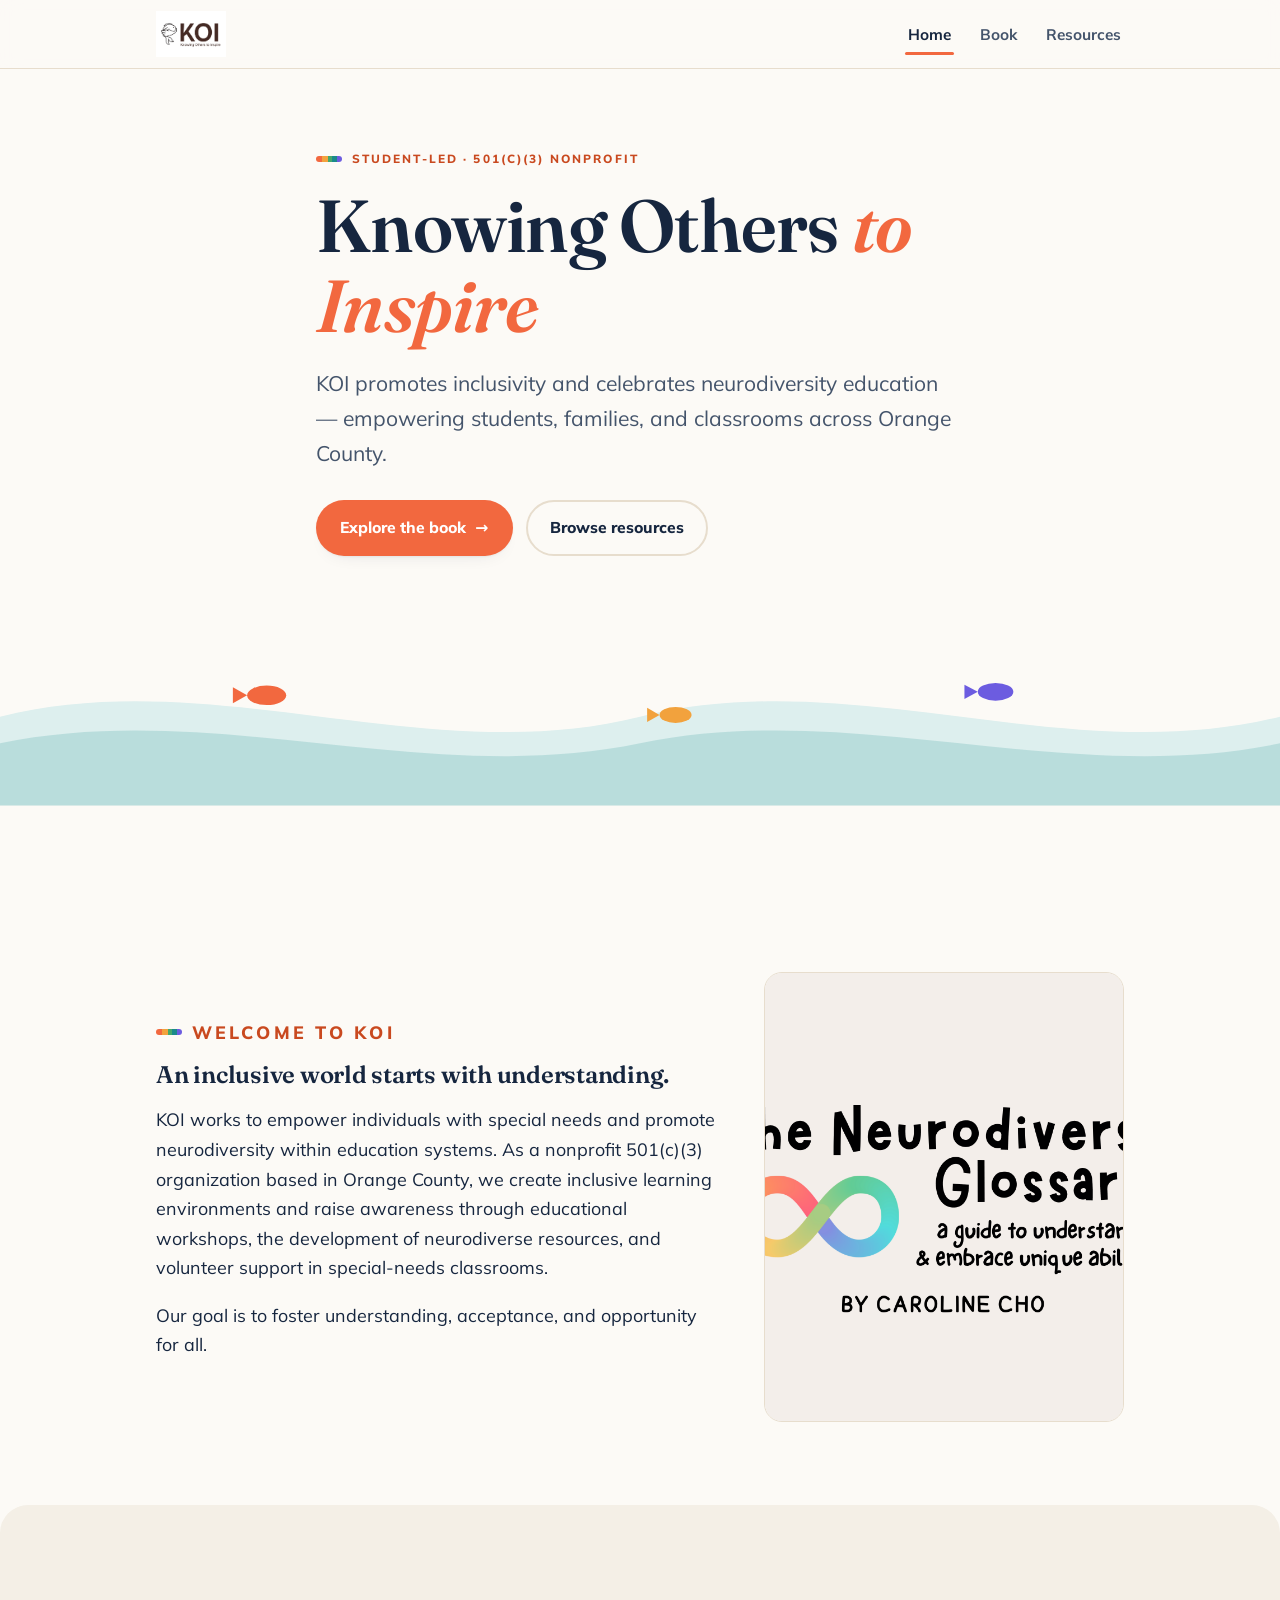
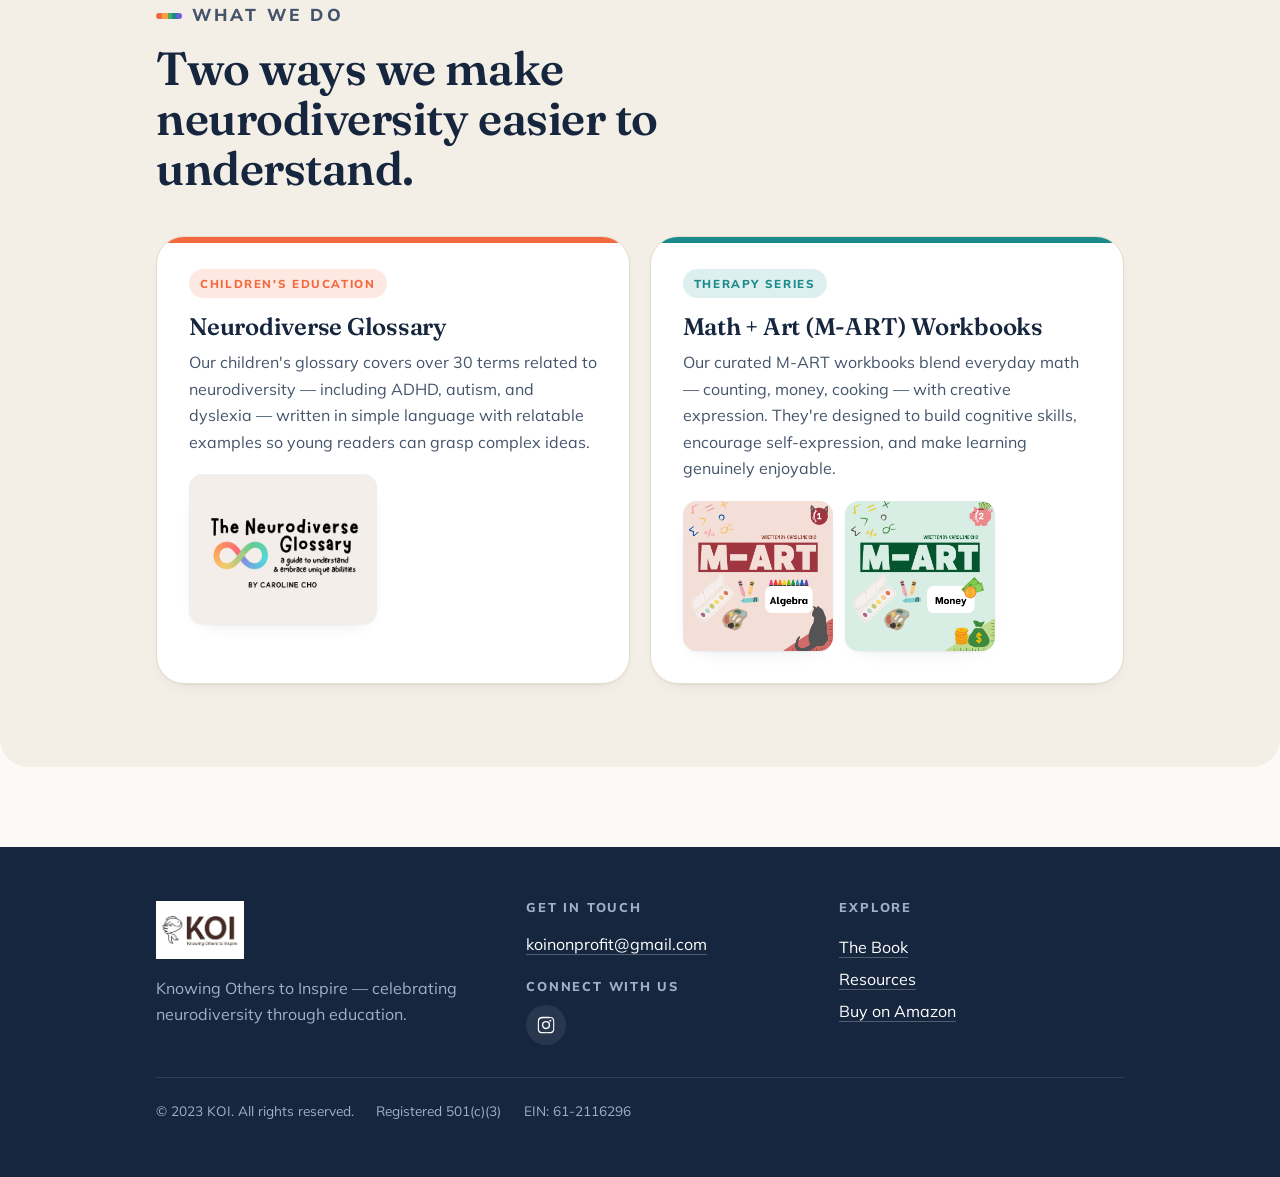
<file: index.html>
<!DOCTYPE html>
<html lang="en">
<head>
<meta charset="UTF-8">
<meta name="viewport" content="width=device-width, initial-scale=1">
<title>Knowing Others to Inspire — KOI</title>
<meta name="description" content="KOI is a student-led 501(c)(3) nonprofit in Orange County promoting inclusivity and neurodiversity education through children's resources, therapy workbooks, and classroom support.">
<link rel="canonical" href="https://www.knowingotherstoinspire.com/">
<meta property="og:title" content="Knowing Others to Inspire — KOI">
<meta property="og:description" content="A student-led nonprofit promoting inclusivity and celebrating neurodiversity education.">
<meta property="og:type" content="website">
<meta property="og:url" content="https://www.knowingotherstoinspire.com/">
<link rel="preconnect" href="https://fonts.googleapis.com">
<link rel="preconnect" href="https://fonts.gstatic.com" crossorigin>
<link href="https://fonts.googleapis.com/css2?family=Fraunces:ital,opsz,wght@0,9..144,500;0,9..144,600;1,9..144,500;1,9..144,600&family=Mulish:wght@400;600;700;800&display=swap" rel="stylesheet">
<link rel="stylesheet" href="css/styles.css">
</head>
<body>
<a class="skip" href="#main">Skip to content</a>

<!-- ============ HEADER ============ -->
<header class="site-header">
  <div class="wrap nav">
    <a class="brand" href="index.html" aria-label="KOI home">
      <img src="assets/logo.png" alt="KOI — Knowing Others to Inspire logo"
           onerror="this.style.display='none';this.nextElementSibling.style.display='inline'">
      <span class="brand-fallback" style="display:none">KOI</span>
    </a>
    <nav class="nav-links" aria-label="Primary">
      <a href="index.html" aria-current="page">Home</a>
      <a href="book.html">Book</a>
      <a href="resources.html">Resources</a>
    </nav>
  </div>
</header>

<main id="main">

<!-- ============ HERO ============ -->
<section class="hero">
  <div class="wrap hero-inner">
    <p class="eyebrow">Student-led&nbsp;·&nbsp;501(c)(3) nonprofit</p>
    <h1>Knowing Others <span class="tint">to Inspire</span></h1>
    <p class="lede">KOI promotes inclusivity and celebrates neurodiversity education — empowering
      students, families, and classrooms across Orange County.</p>
    <div class="cta-row">
      <a class="btn" href="book.html">Explore the book <span class="arrow">→</span></a>
      <a class="btn btn--ghost" href="resources.html">Browse resources</a>
    </div>
  </div>

  <!-- signature: drifting koi over water -->
  <svg class="wave" viewBox="0 0 1440 220" preserveAspectRatio="none" aria-hidden="true">
    <path d="M0,120 C240,60 480,180 720,120 C960,60 1200,180 1440,120 L1440,220 L0,220 Z" fill="#ddefee"/>
    <path d="M0,150 C240,100 480,200 720,150 C960,100 1200,200 1440,150 L1440,220 L0,220 Z" fill="#1a8a8a" opacity=".18"/>
    <g class="koi" fill="#f2683f"><ellipse cx="300" cy="96" rx="22" ry="11"/><path d="M278,96 l-16,-9 0,18 z"/></g>
    <g class="koi" fill="#f2a23d"><ellipse cx="760" cy="118" rx="18" ry="9"/><path d="M742,118 l-14,-8 0,16 z"/></g>
    <g class="koi" fill="#6c5ce0"><ellipse cx="1120" cy="92" rx="20" ry="10"/><path d="M1100,92 l-15,-8 0,16 z"/></g>
  </svg>
</section>

<!-- ============ ABOUT ============ -->
<section>
  <div class="wrap about">
    <div class="body">
      <p class="eyebrow">Welcome to KOI</p>
      <h2 class="section-head" style="margin-bottom:1.1rem">An inclusive world starts with understanding.</h2>
      <p>KOI works to empower individuals with special needs and promote neurodiversity within
        education systems. As a nonprofit 501(c)(3) organization based in Orange County, we create
        inclusive learning environments and raise awareness through educational workshops, the
        development of neurodiverse resources, and volunteer support in special-needs classrooms.</p>
      <p>Our goal is to foster understanding, acceptance, and opportunity for all.</p>
    </div>
    <div class="frame" style="aspect-ratio:4/5">
      <img src="assets/home-glossary.png" alt="The KOI Neurodiverse Glossary"
           loading="lazy" onerror="this.closest('.frame').style.minHeight='280px'">
    </div>
  </div>
</section>

<!-- ============ WHAT WE DO ============ -->
<section class="panel">
  <div class="wrap">
    <div class="section-head">
      <p class="eyebrow">What we do</p>
      <h2>Two ways we make neurodiversity easier to understand.</h2>
    </div>

    <div class="cards">
      <article class="card" style="--accent:var(--koi);--accent-soft:var(--koi-soft)">
        <span class="tag">Children's education</span>
        <h3>Neurodiverse Glossary</h3>
        <p>Our children's glossary covers over 30 terms related to neurodiversity — including ADHD,
          autism, and dyslexia — written in simple language with relatable examples so young readers
          can grasp complex ideas.</p>
        <div class="media">
          <img src="assets/home-glossary.png" alt="Neurodiverse Glossary cover" loading="lazy"
               onerror="this.remove()">
        </div>
      </article>

      <article class="card" style="--accent:var(--water);--accent-soft:var(--water-soft)">
        <span class="tag">Therapy series</span>
        <h3>Math + Art (M-ART) Workbooks</h3>
        <p>Our curated M-ART workbooks blend everyday math — counting, money, cooking — with creative
          expression. They're designed to build cognitive skills, encourage self-expression, and make
          learning genuinely enjoyable.</p>
        <div class="media">
          <img src="assets/home-mart-1.png" alt="M-ART Volume 1" loading="lazy" onerror="this.remove()">
          <img src="assets/home-mart-2.png" alt="M-ART Volume 2" loading="lazy" onerror="this.remove()">
        </div>
      </article>
    </div>
  </div>
</section>

</main>

<!-- ============ FOOTER ============ -->
<footer class="site-footer">
  <div class="wrap">
    <div class="footer-grid">
      <div>
        <img class="flogo" src="assets/logo.png" alt="KOI logo"
             onerror="this.style.display='none';this.nextElementSibling.style.display='block'">
        <span class="brand-fallback" style="display:none;font-size:1.6rem">KOI</span>
        <p style="color:#9fb0c9;max-width:32ch">Knowing Others to Inspire — celebrating neurodiversity
          through education.</p>
      </div>
      <div>
        <h4>Get in touch</h4>
        <p><a href="mailto:koinonprofit@gmail.com">koinonprofit@gmail.com</a></p>
        <h4 style="margin-top:1.4rem">Connect with us</h4>
        <div class="socials">
          <!-- TODO: replace # with the real Instagram/social URLs from your Wix footer -->
          <a href="#" aria-label="Instagram"><svg viewBox="0 0 24 24" aria-hidden="true"><path d="M12 2.2c3.2 0 3.6 0 4.9.07 1.2.06 1.8.25 2.2.42.6.22 1 .48 1.4.9.42.4.68.8.9 1.4.17.4.36 1 .42 2.2.07 1.3.07 1.7.07 4.9s0 3.6-.07 4.9c-.06 1.2-.25 1.8-.42 2.2-.22.6-.48 1-.9 1.4-.4.42-.8.68-1.4.9-.4.17-1 .36-2.2.42-1.3.07-1.7.07-4.9.07s-3.6 0-4.9-.07c-1.2-.06-1.8-.25-2.2-.42-.6-.22-1-.48-1.4-.9-.42-.4-.68-.8-.9-1.4-.17-.4-.36-1-.42-2.2C2.2 15.6 2.2 15.2 2.2 12s0-3.6.07-4.9c.06-1.2.25-1.8.42-2.2.22-.6.48-1 .9-1.4.4-.42.8-.68 1.4-.9.4-.17 1-.36 2.2-.42C8.4 2.2 8.8 2.2 12 2.2zm0 1.8c-3.1 0-3.5 0-4.7.07-.9.04-1.4.2-1.7.32-.43.17-.74.37-1.06.7-.32.32-.52.63-.7 1.06-.12.3-.28.8-.32 1.7C3.5 8.5 3.5 8.9 3.5 12s0 3.5.07 4.7c.04.9.2 1.4.32 1.7.17.43.37.74.7 1.06.32.32.63.52 1.06.7.3.12.8.28 1.7.32 1.2.07 1.6.07 4.7.07s3.5 0 4.7-.07c.9-.04 1.4-.2 1.7-.32.43-.17.74-.37 1.06-.7.32-.32.52-.63.7-1.06.12-.3.28-.8.32-1.7.07-1.2.07-1.6.07-4.7s0-3.5-.07-4.7c-.04-.9-.2-1.4-.32-1.7-.17-.43-.37-.74-.7-1.06-.32-.32-.63-.52-1.06-.7-.3-.12-.8-.28-1.7-.32C15.5 4 15.1 4 12 4zm0 3.06A4.94 4.94 0 1 0 12 17a4.94 4.94 0 0 0 0-9.88zm0 8.15A3.2 3.2 0 1 1 12 8.8a3.2 3.2 0 0 1 0 6.4zm6.3-8.35a1.15 1.15 0 1 1-2.3 0 1.15 1.15 0 0 1 2.3 0z"/></svg></a>
        </div>
      </div>
      <div>
        <h4>Explore</h4>
        <p style="line-height:2"><a href="book.html">The Book</a><br>
        <a href="resources.html">Resources</a><br>
        <a href="https://www.amazon.com/Neurodiverse-Glossary-Caroline-Cho-ebook/dp/B0CR2L88DV/">Buy on Amazon</a></p>
      </div>
    </div>
    <div class="legal">
      <span>© 2023 KOI. All rights reserved.</span>
      <span>Registered 501(c)(3)</span>
      <span>EIN: 61-2116296</span>
    </div>
  </div>
</footer>

</body>
</html>
</file>
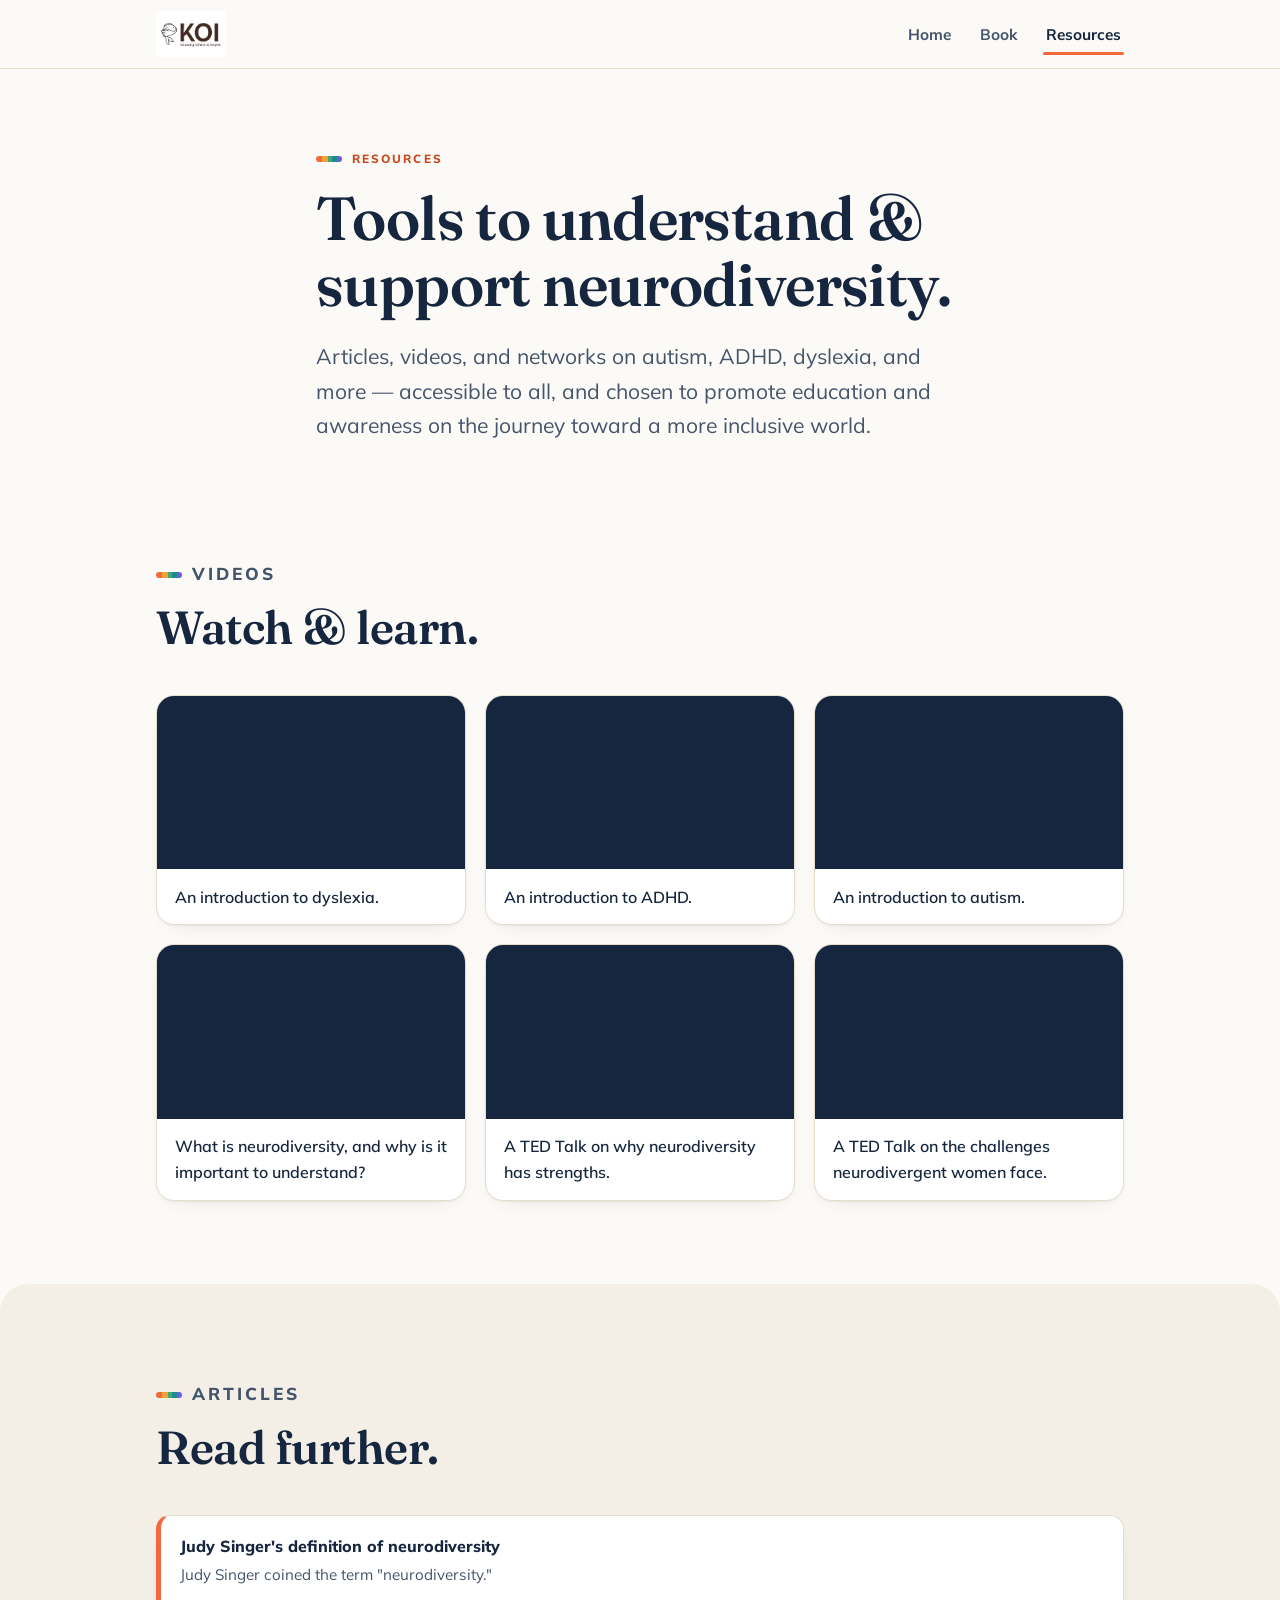
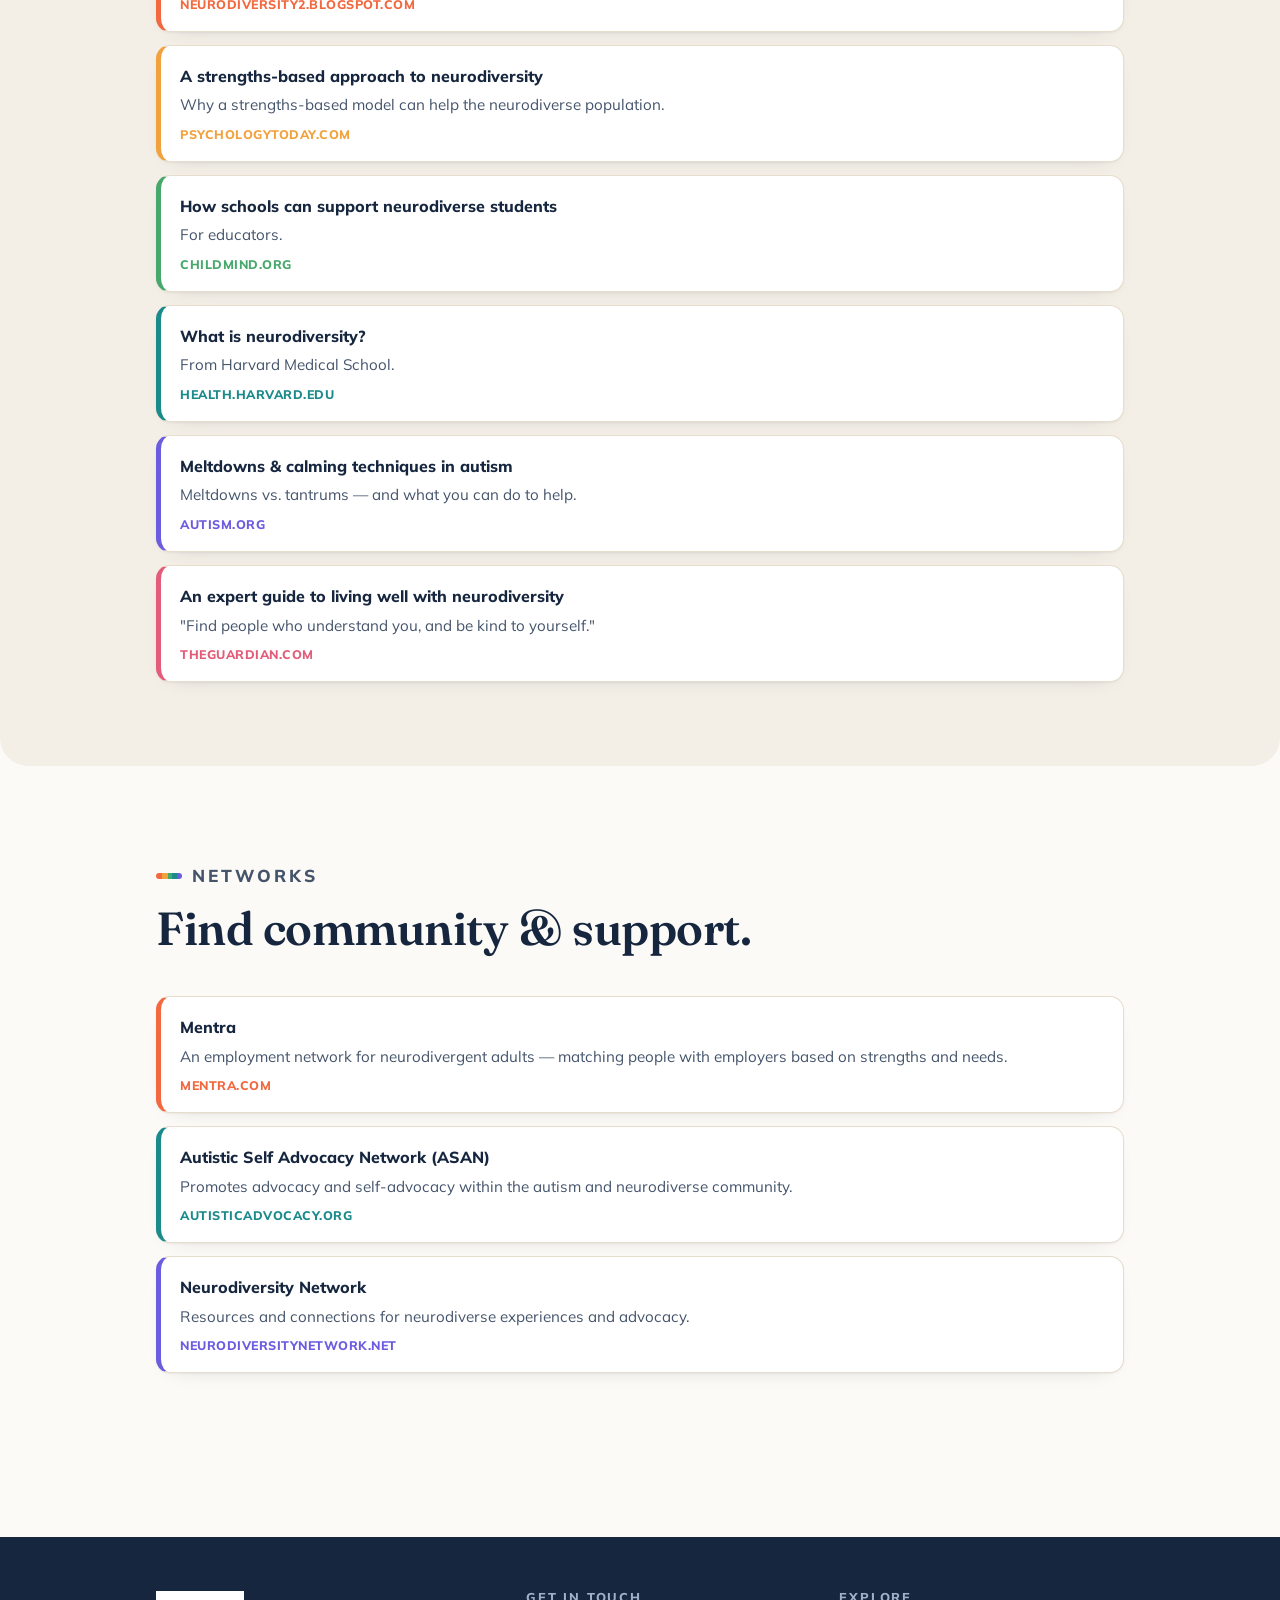
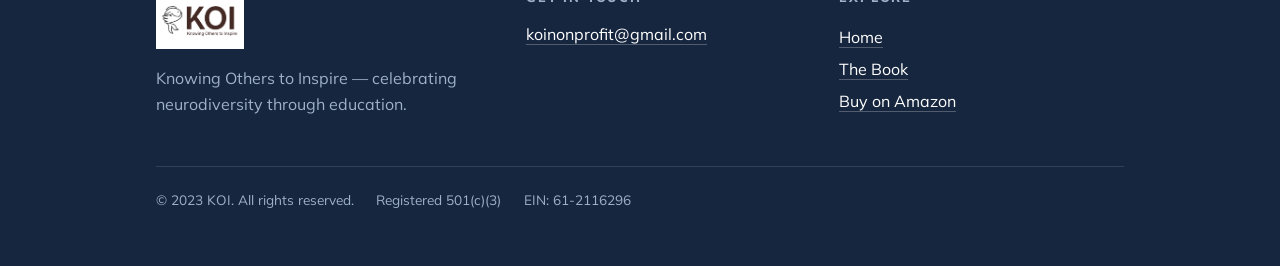
<file: resources.html>
<!DOCTYPE html>
<html lang="en">
<head>
<meta charset="UTF-8">
<meta name="viewport" content="width=device-width, initial-scale=1">
<title>Resources — KOI</title>
<meta name="description" content="Articles, videos, and networks to support neurodiversity — covering autism, ADHD, dyslexia, advocacy, and inclusive education.">
<link rel="canonical" href="https://www.knowingotherstoinspire.com/resources">
<meta property="og:title" content="Resources — KOI">
<meta property="og:type" content="website">
<link rel="preconnect" href="https://fonts.googleapis.com">
<link rel="preconnect" href="https://fonts.gstatic.com" crossorigin>
<link href="https://fonts.googleapis.com/css2?family=Fraunces:ital,opsz,wght@0,9..144,500;0,9..144,600;1,9..144,500;1,9..144,600&family=Mulish:wght@400;600;700;800&display=swap" rel="stylesheet">
<link rel="stylesheet" href="css/styles.css">
</head>
<body>
<a class="skip" href="#main">Skip to content</a>

<header class="site-header">
  <div class="wrap nav">
    <a class="brand" href="index.html" aria-label="KOI home">
      <img src="assets/logo.png" alt="KOI — Knowing Others to Inspire logo"
           onerror="this.style.display='none';this.nextElementSibling.style.display='inline'">
      <span class="brand-fallback" style="display:none">KOI</span>
    </a>
    <nav class="nav-links" aria-label="Primary">
      <a href="index.html">Home</a>
      <a href="book.html">Book</a>
      <a href="resources.html" aria-current="page">Resources</a>
    </nav>
  </div>
</header>

<main id="main">

<section class="hero" style="padding-bottom:0">
  <div class="wrap hero-inner">
    <p class="eyebrow">Resources</p>
    <h1 style="font-size:clamp(2.3rem,6vw,3.8rem)">Tools to understand &amp; support neurodiversity.</h1>
    <p class="lede">Articles, videos, and networks on autism, ADHD, dyslexia, and more — accessible to
      all, and chosen to promote education and awareness on the journey toward a more inclusive world.</p>
  </div>
</section>

<!-- ============ VIDEOS ============ -->
<section>
  <div class="wrap">
    <div class="section-head">
      <p class="eyebrow">Videos</p>
      <h2>Watch &amp; learn.</h2>
    </div>
    <div class="video-grid">
      <div class="video"><div class="embed"><iframe src="https://www.youtube.com/embed/zafiGBrFkRM" title="An introduction to dyslexia" allowfullscreen loading="lazy"></iframe></div><p>An introduction to dyslexia.</p></div>
      <div class="video"><div class="embed"><iframe src="https://www.youtube.com/embed/9TcNQkyxMj8" title="An introduction to ADHD" allowfullscreen loading="lazy"></iframe></div><p>An introduction to ADHD.</p></div>
      <div class="video"><div class="embed"><iframe src="https://www.youtube.com/embed/MTW7H5UQ8Ts" title="An introduction to autism" allowfullscreen loading="lazy"></iframe></div><p>An introduction to autism.</p></div>
      <div class="video"><div class="embed"><iframe src="https://www.youtube.com/embed/j4stO8fTujE" title="What is neurodiversity?" allowfullscreen loading="lazy"></iframe></div><p>What is neurodiversity, and why is it important to understand?</p></div>
      <div class="video"><div class="embed"><iframe src="https://www.youtube.com/embed/LYAJGkNU9Rw" title="TED Talk: why neurodiversity has strengths" allowfullscreen loading="lazy"></iframe></div><p>A TED Talk on why neurodiversity has strengths.</p></div>
      <div class="video"><div class="embed"><iframe src="https://www.youtube.com/embed/UI6kObHls-4" title="TED Talk: challenges neurodivergent women face" allowfullscreen loading="lazy"></iframe></div><p>A TED Talk on the challenges neurodivergent women face.</p></div>
    </div>
  </div>
</section>

<!-- ============ ARTICLES ============ -->
<section class="panel">
  <div class="wrap">
    <div class="section-head">
      <p class="eyebrow">Articles</p>
      <h2>Read further.</h2>
    </div>
    <div class="link-list">
      <a class="link-card" style="--accent:var(--koi)" href="https://neurodiversity2.blogspot.com/p/what.html" target="_blank" rel="noopener">
        <div><div class="lc-title">Judy Singer's definition of neurodiversity</div>
        <div class="lc-desc">Judy Singer coined the term "neurodiversity."</div>
        <div class="lc-host">neurodiversity2.blogspot.com</div></div></a>
      <a class="link-card" style="--accent:var(--gold)" href="https://www.psychologytoday.com/us/blog/divergent-minds/202301/a-strengths-based-approach-to-neurodiversity" target="_blank" rel="noopener">
        <div><div class="lc-title">A strengths-based approach to neurodiversity</div>
        <div class="lc-desc">Why a strengths-based model can help the neurodiverse population.</div>
        <div class="lc-host">psychologytoday.com</div></div></a>
      <a class="link-card" style="--accent:var(--leaf)" href="https://childmind.org/article/how-schools-can-support-neurodiverse-students/" target="_blank" rel="noopener">
        <div><div class="lc-title">How schools can support neurodiverse students</div>
        <div class="lc-desc">For educators.</div>
        <div class="lc-host">childmind.org</div></div></a>
      <a class="link-card" style="--accent:var(--water)" href="https://www.health.harvard.edu/blog/what-is-neurodiversity-202111232645" target="_blank" rel="noopener">
        <div><div class="lc-title">What is neurodiversity?</div>
        <div class="lc-desc">From Harvard Medical School.</div>
        <div class="lc-host">health.harvard.edu</div></div></a>
      <a class="link-card" style="--accent:var(--violet)" href="https://autism.org/meltdowns-calming-techniques-in-autism/" target="_blank" rel="noopener">
        <div><div class="lc-title">Meltdowns &amp; calming techniques in autism</div>
        <div class="lc-desc">Meltdowns vs. tantrums — and what you can do to help.</div>
        <div class="lc-host">autism.org</div></div></a>
      <a class="link-card" style="--accent:var(--rose)" href="https://www.theguardian.com/society/article/2024/jun/04/be-kind-to-yourself-an-expert-guide-to-living-well-with-neurodiversity" target="_blank" rel="noopener">
        <div><div class="lc-title">An expert guide to living well with neurodiversity</div>
        <div class="lc-desc">"Find people who understand you, and be kind to yourself."</div>
        <div class="lc-host">theguardian.com</div></div></a>
    </div>
  </div>
</section>

<!-- ============ NETWORKS ============ -->
<section>
  <div class="wrap">
    <div class="section-head">
      <p class="eyebrow">Networks</p>
      <h2>Find community &amp; support.</h2>
    </div>
    <div class="link-list">
      <a class="link-card" style="--accent:var(--koi)" href="https://www.mentra.com/" target="_blank" rel="noopener">
        <div><div class="lc-title">Mentra</div>
        <div class="lc-desc">An employment network for neurodivergent adults — matching people with employers based on strengths and needs.</div>
        <div class="lc-host">mentra.com</div></div></a>
      <a class="link-card" style="--accent:var(--water)" href="https://autisticadvocacy.org/" target="_blank" rel="noopener">
        <div><div class="lc-title">Autistic Self Advocacy Network (ASAN)</div>
        <div class="lc-desc">Promotes advocacy and self-advocacy within the autism and neurodiverse community.</div>
        <div class="lc-host">autisticadvocacy.org</div></div></a>
      <a class="link-card" style="--accent:var(--violet)" href="https://www.neurodiversitynetwork.net/" target="_blank" rel="noopener">
        <div><div class="lc-title">Neurodiversity Network</div>
        <div class="lc-desc">Resources and connections for neurodiverse experiences and advocacy.</div>
        <div class="lc-host">neurodiversitynetwork.net</div></div></a>
    </div>
  </div>
</section>

</main>

<footer class="site-footer">
  <div class="wrap">
    <div class="footer-grid">
      <div>
        <img class="flogo" src="assets/logo.png" alt="KOI logo"
             onerror="this.style.display='none';this.nextElementSibling.style.display='block'">
        <span class="brand-fallback" style="display:none;font-size:1.6rem">KOI</span>
        <p style="color:#9fb0c9;max-width:32ch">Knowing Others to Inspire — celebrating neurodiversity
          through education.</p>
      </div>
      <div>
        <h4>Get in touch</h4>
        <p><a href="mailto:koinonprofit@gmail.com">koinonprofit@gmail.com</a></p>
      </div>
      <div>
        <h4>Explore</h4>
        <p style="line-height:2"><a href="index.html">Home</a><br>
        <a href="book.html">The Book</a><br>
        <a href="https://www.amazon.com/Neurodiverse-Glossary-Caroline-Cho-ebook/dp/B0CR2L88DV/">Buy on Amazon</a></p>
      </div>
    </div>
    <div class="legal">
      <span>© 2023 KOI. All rights reserved.</span>
      <span>Registered 501(c)(3)</span>
      <span>EIN: 61-2116296</span>
    </div>
  </div>
</footer>

</body>
</html>
</file>
<file: css/styles.css>
/* ===========================================================================
   KOI — Knowing Others to Inspire
   Design system: "school of koi" — a warm pond palette where each program /
   section gets its own hue from a neurodiversity-spectrum accent set. The
   signature is the drifting koi-wave divider and the spectrum underline.
   Display: Fraunces (soft, characterful). Body: Mulish (warm humanist sans).
   =========================================================================== */

:root {
  /* palette */
  --ink:    #16263f;   /* deep pond navy — text */
  --ink-70: #44546b;
  --paper:  #fcfaf6;   /* bright warm paper (not muddy cream) */
  --paper-2:#f4efe6;   /* slightly deeper panel */
  --line:   #e7ddcd;   /* hairline on paper */
  --white:  #ffffff;

  /* the spectrum — koi + water + a neurodiverse range of hues */
  --koi:    #f2683f;   /* primary coral-orange */
  --koi-ink:#c9491f;
  --water:  #1a8a8a;   /* teal */
  --gold:   #f2a23d;
  --violet: #6c5ce0;
  --leaf:   #46a86a;
  --rose:   #e35d7a;

  /* soft tints for cards */
  --koi-soft:   #fde9e1;
  --water-soft: #ddefee;
  --gold-soft:  #fcefd7;
  --violet-soft:#e9e6fb;

  --radius:   18px;
  --radius-lg:28px;
  --shadow:   0 1px 2px rgba(22,38,63,.04), 0 14px 40px -22px rgba(22,38,63,.32);
  --shadow-sm:0 1px 2px rgba(22,38,63,.05), 0 8px 22px -18px rgba(22,38,63,.30);

  --maxw: 1080px;
  --gutter: clamp(20px, 5vw, 56px);
}

/* ---------- reset ---------- */
*, *::before, *::after { box-sizing: border-box; }
html { -webkit-text-size-adjust: 100%; scroll-behavior: smooth; }
body {
  margin: 0;
  background: var(--paper);
  color: var(--ink);
  font-family: "Mulish", system-ui, -apple-system, Segoe UI, Roboto, sans-serif;
  font-size: clamp(16px, 1.05vw, 17.5px);
  line-height: 1.65;
  -webkit-font-smoothing: antialiased;
  text-rendering: optimizeLegibility;
}
img { max-width: 100%; display: block; }
a { color: inherit; }

h1, h2, h3, h4 {
  font-family: "Fraunces", Georgia, "Times New Roman", serif;
  font-weight: 600;
  line-height: 1.08;
  letter-spacing: -0.01em;
  margin: 0;
}

.wrap { max-width: var(--maxw); margin-inline: auto; padding-inline: var(--gutter); }

/* recurring eyebrow + spectrum underline (the signature accent) */
.eyebrow {
  font-family: "Mulish", sans-serif;
  font-weight: 800;
  font-size: .74rem;
  letter-spacing: .18em;
  text-transform: uppercase;
  color: var(--koi-ink);
  margin: 0 0 .9rem;
  display: inline-flex;
  align-items: center;
  gap: .6rem;
}
.eyebrow::before {
  content: "";
  width: 26px; height: 6px; border-radius: 99px;
  background: linear-gradient(90deg,
    var(--koi) 0 25%, var(--gold) 25% 45%, var(--leaf) 45% 62%,
    var(--water) 62% 80%, var(--violet) 80% 100%);
}

/* ---------- buttons ---------- */
.btn {
  --bg: var(--koi);
  display: inline-flex; align-items: center; gap: .55rem;
  font-weight: 800; font-size: .98rem;
  padding: .82rem 1.4rem;
  border-radius: 99px;
  text-decoration: none;
  background: var(--bg);
  color: var(--white);
  border: 2px solid transparent;
  transition: transform .15s ease, box-shadow .2s ease, background .2s ease;
  box-shadow: var(--shadow-sm);
}
.btn:hover { transform: translateY(-2px); }
.btn:active { transform: translateY(0); }
.btn--ghost {
  background: transparent; color: var(--ink);
  border-color: var(--line); box-shadow: none;
}
.btn--ghost:hover { border-color: var(--koi); color: var(--koi-ink); }
.btn .arrow { transition: transform .18s ease; }
.btn:hover .arrow { transform: translateX(3px); }

/* ---------- header / nav ---------- */
.site-header {
  position: sticky; top: 0; z-index: 50;
  background: color-mix(in srgb, var(--paper) 86%, transparent);
  backdrop-filter: saturate(1.1) blur(10px);
  border-bottom: 1px solid var(--line);
}
.nav {
  display: flex; align-items: center; justify-content: space-between;
  gap: 1rem; padding-block: .7rem;
}
.brand { display: inline-flex; align-items: center; gap: .7rem; text-decoration: none; }
.brand img { height: 46px; width: auto; }
.brand .brand-fallback {
  font-family: "Fraunces", serif; font-weight: 700; font-size: 1.35rem;
  letter-spacing: .04em; color: var(--ink);
}
.nav-links { display: flex; align-items: center; gap: clamp(.4rem, 2vw, 1.4rem); }
.nav-links a {
  text-decoration: none; font-weight: 700; font-size: .96rem;
  color: var(--ink-70); padding: .4rem .2rem; position: relative;
  transition: color .15s ease;
}
.nav-links a:hover, .nav-links a[aria-current="page"] { color: var(--ink); }
.nav-links a[aria-current="page"]::after {
  content: ""; position: absolute; left: 0; right: 0; bottom: -2px; height: 3px;
  border-radius: 99px; background: var(--koi);
}
.nav-links .btn { color: #fff; }

/* ---------- hero ---------- */
.hero { position: relative; overflow: hidden; padding-top: clamp(2.4rem, 6vw, 4.6rem); }
.hero-inner { position: relative; z-index: 2; max-width: 760px; }
.hero h1 {
  font-size: clamp(2.5rem, 7vw, 4.6rem);
  font-optical-sizing: auto;
  margin: .2rem 0 1rem;
}
.hero h1 .tint { color: var(--koi); font-style: italic; }
.hero .lede { font-size: clamp(1.08rem, 2.2vw, 1.32rem); color: var(--ink-70); max-width: 56ch; }
.hero .cta-row { display: flex; flex-wrap: wrap; gap: .8rem; margin-top: 1.8rem; }

/* koi-wave: the signature divider */
.wave { display: block; width: 100%; height: auto; margin-top: clamp(2rem, 5vw, 3.4rem); }
.wave .koi { transform-origin: center; animation: drift 9s ease-in-out infinite; }
.wave .koi:nth-child(2) { animation-delay: -3s; }
.wave .koi:nth-child(3) { animation-delay: -6s; }
@keyframes drift {
  0%, 100% { transform: translate(0,0) rotate(0deg); }
  50%      { transform: translate(10px,-6px) rotate(2deg); }
}

/* ---------- sections ---------- */
section { padding-block: clamp(3rem, 7vw, 5.2rem); }
.section-head { max-width: 60ch; margin-bottom: clamp(1.6rem, 4vw, 2.6rem); }
.section-head h2 { font-size: clamp(1.9rem, 4.4vw, 2.9rem); }
.section-head p { color: var(--ink-70); margin-top: .8rem; font-size: 1.08rem; }

.panel { background: var(--paper-2); border-radius: var(--radius-lg); }

/* about block */
.about { display: grid; gap: clamp(1.4rem, 4vw, 3rem); align-items: center; }
.about .body p { font-size: 1.12rem; }
@media (min-width: 820px) { .about { grid-template-columns: 1.4fr .9fr; } }

/* program cards */
.cards { display: grid; gap: 1.2rem; }
@media (min-width: 760px) { .cards { grid-template-columns: 1fr 1fr; } }
.card {
  background: var(--white);
  border: 1px solid var(--line);
  border-radius: var(--radius-lg);
  padding: clamp(1.4rem, 3vw, 2rem);
  box-shadow: var(--shadow-sm);
  transition: transform .2s ease, box-shadow .2s ease;
  position: relative;
  overflow: hidden;
}
.card::before {
  content: ""; position: absolute; inset: 0 0 auto 0; height: 6px;
  background: var(--accent, var(--koi));
}
.card:hover { transform: translateY(-4px); box-shadow: var(--shadow); }
.card .tag {
  display: inline-block; font-weight: 800; font-size: .72rem; letter-spacing: .14em;
  text-transform: uppercase; color: var(--accent, var(--koi));
  background: var(--accent-soft, var(--koi-soft));
  padding: .3rem .7rem; border-radius: 99px; margin-bottom: 1rem;
}
.card h3 { font-size: 1.5rem; margin-bottom: .6rem; }
.card p { color: var(--ink-70); margin: 0 0 1.2rem; }
.card .media { display: flex; gap: .8rem; flex-wrap: wrap; margin-top: auto; }
.card .media img {
  border-radius: 14px; background: var(--paper-2);
  box-shadow: var(--shadow-sm); max-height: 150px; width: auto;
}

/* generic image-frame that looks intentional even before assets download */
.frame {
  background: linear-gradient(135deg, var(--paper-2), var(--white));
  border: 1px solid var(--line);
  border-radius: var(--radius);
  min-height: 120px;
  display: grid; place-items: center;
  overflow: hidden;
}
.frame img { width: 100%; height: 100%; object-fit: cover; }

/* book page: showcase */
.showcase { display: grid; gap: clamp(1.4rem, 4vw, 2.8rem); align-items: center; }
@media (min-width: 820px) { .showcase { grid-template-columns: .85fr 1.15fr; } }
.showcase .cover { border-radius: var(--radius-lg); box-shadow: var(--shadow); }

/* galleries */
.gallery { display: grid; grid-template-columns: repeat(auto-fill, minmax(150px, 1fr)); gap: .9rem; }
.gallery figure { margin: 0; }
.gallery .frame { aspect-ratio: 4 / 3; }
.gallery figcaption { font-size: .82rem; color: var(--ink-70); margin-top: .5rem; font-weight: 600; }

.lang { display: grid; gap: 1.2rem; }
@media (min-width: 640px) { .lang { grid-template-columns: 1fr 1fr; } }
.lang .item { background: var(--white); border: 1px solid var(--line); border-radius: var(--radius-lg); padding: 1.4rem; text-align: center; box-shadow: var(--shadow-sm); }
.lang .item .frame { aspect-ratio: 5 / 4; margin-bottom: 1rem; }
.lang .item h3 { font-size: 1.3rem; }
.lang .item span { color: var(--ink-70); font-weight: 600; }

.people { display: grid; grid-template-columns: repeat(auto-fit, minmax(170px, 1fr)); gap: 1.2rem; }
.people .person { text-align: center; }
.people .person .frame { aspect-ratio: 1 / 1; border-radius: 50%; max-width: 180px; margin: 0 auto 1rem; }
.people .person h4 { font-size: 1.12rem; }

.reviews { display: grid; gap: 1.2rem; }
@media (min-width: 720px) { .reviews { grid-template-columns: 1fr 1fr; } }

/* resources */
.video-grid { display: grid; grid-template-columns: repeat(auto-fit, minmax(280px, 1fr)); gap: 1.2rem; }
.video {
  background: var(--white); border: 1px solid var(--line); border-radius: var(--radius);
  overflow: hidden; box-shadow: var(--shadow-sm);
}
.video .embed { aspect-ratio: 16 / 9; background: var(--ink); display: grid; place-items: center; }
.video .embed iframe { width: 100%; height: 100%; border: 0; }
.video .embed .placeholder { color: #fff; opacity: .7; font-size: .85rem; padding: 1rem; text-align: center; }
.video p { padding: .9rem 1.1rem; margin: 0; font-weight: 600; }

.link-list { display: grid; gap: .8rem; }
.link-card {
  display: flex; gap: 1rem; align-items: flex-start;
  background: var(--white); border: 1px solid var(--line);
  border-left: 5px solid var(--accent, var(--water));
  border-radius: 14px; padding: 1.05rem 1.2rem;
  text-decoration: none; box-shadow: var(--shadow-sm);
  transition: transform .15s ease, box-shadow .2s ease;
}
.link-card:hover { transform: translateX(4px); box-shadow: var(--shadow); }
.link-card .lc-title { font-weight: 800; color: var(--ink); }
.link-card .lc-desc { color: var(--ink-70); font-size: .95rem; margin-top: .2rem; }
.link-card .lc-host { font-size: .78rem; color: var(--accent, var(--water)); font-weight: 800; letter-spacing: .04em; text-transform: uppercase; margin-top: .4rem; }

/* ---------- footer ---------- */
.site-footer { background: var(--ink); color: #d7e0ee; margin-top: clamp(3rem, 7vw, 5rem); }
.site-footer .wrap { padding-block: clamp(2.6rem, 5vw, 3.4rem); }
.footer-grid { display: grid; gap: 1.8rem; align-items: start; }
@media (min-width: 720px) { .footer-grid { grid-template-columns: 1.2fr 1fr 1fr; } }
.site-footer .brand-fallback, .site-footer h4 { color: #fff; }
.site-footer img.flogo { height: 58px; width: auto; margin-bottom: 1rem; }
.site-footer a { color: #fff; text-decoration: none; border-bottom: 1px solid rgba(255,255,255,.25); }
.site-footer a:hover { border-bottom-color: var(--koi); }
.site-footer h4 { font-family: "Mulish", sans-serif; font-weight: 800; font-size: .8rem; letter-spacing: .14em; text-transform: uppercase; margin: 0 0 .7rem; color: #9fb0c9; }
.socials { display: flex; gap: .6rem; margin-top: .4rem; }
.socials a { display: grid; place-items: center; width: 40px; height: 40px; border-radius: 50%; background: rgba(255,255,255,.08); border: none; }
.socials a:hover { background: var(--koi); }
.socials svg { width: 20px; height: 20px; fill: #fff; }
.legal { border-top: 1px solid rgba(255,255,255,.12); margin-top: 2rem; padding-top: 1.4rem; font-size: .85rem; color: #9fb0c9; display: flex; flex-wrap: wrap; gap: .4rem 1.4rem; }

/* ---------- accessibility & motion ---------- */
:focus-visible { outline: 3px solid var(--violet); outline-offset: 3px; border-radius: 6px; }
.skip {
  position: absolute; left: -9999px; top: 0; background: var(--ink); color: #fff;
  padding: .7rem 1rem; border-radius: 0 0 10px 0; z-index: 100; font-weight: 700;
}
.skip:focus { left: 0; }

@media (prefers-reduced-motion: reduce) {
  *, *::before, *::after { animation: none !important; transition: none !important; scroll-behavior: auto !important; }
}
</file>
